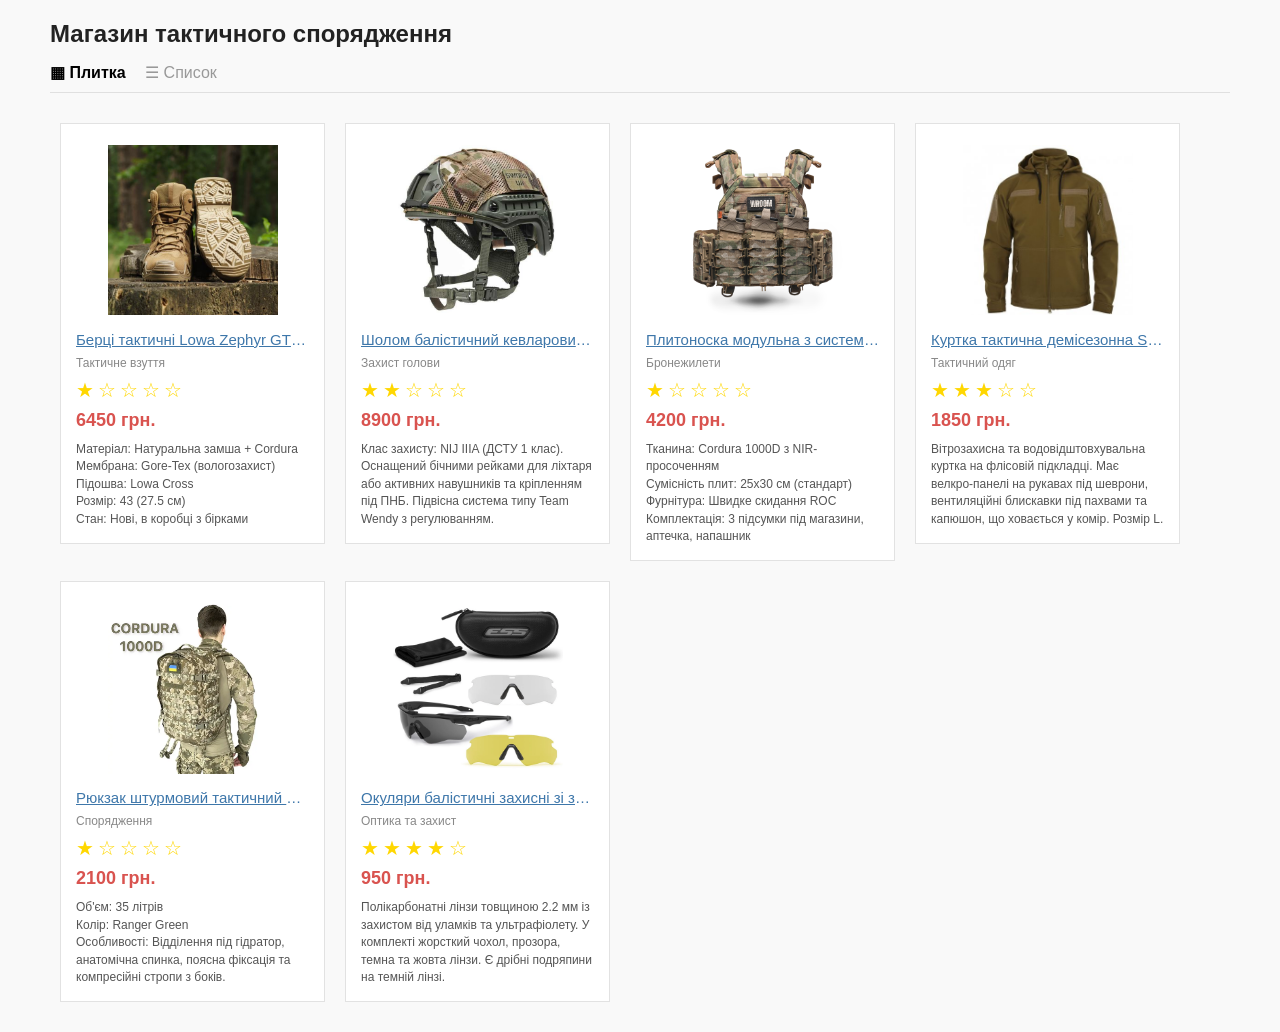
<file: Index.html>
<!DOCTYPE html>
<html lang="uk">
<head>
  <meta charset="UTF-8">
  <meta name="viewport" content="width=device-width, initial-scale=1.0">
  <title>Гаражний розпродаж спорядження</title>
  <link rel="stylesheet" href="style.css">
</head>
<body>

  <div class="container">
    <h1 class="page-title">Магазин тактичного спорядження</h1>

    <!-- Перемикач вигляду Плитка / Список -->
    <input type="radio" name="view-mode" id="view-grid" class="view-radio" checked>
    <input type="radio" name="view-mode" id="view-list" class="view-radio">

    <div class="view-switcher">
      <label for="view-grid" class="switcher-label label-grid">&#9638; Плитка</label>
      <label for="view-list" class="switcher-label label-list">&#9776; Список</label>
    </div>

    <div class="catalog">

      <!-- Товар 1 -->
      <div class="product-card">
        <div class="product-image-box">
          <a href="#item1">
            <img src="image/1_berci.jpg.jpg" alt="Берці тактичні Lowa Zephyr GTX MID TF">
          </a>
        </div>
        <div class="product-main">
          <a href="#item1" class="product-title" title="Берці тактичні Lowa Zephyr GTX MID TF Coyote">
            Берці тактичні Lowa Zephyr GTX MID TF Coyote
          </a>
          <a href="#cat-shoes" class="product-category">Тактичне взуття</a>

          <div class="stars">
            <input type="radio" name="st_1" id="st_1_1">
            <label for="st_1_1"></label>
            <input type="radio" name="st_1" id="st_1_2">
            <label for="st_1_2"></label>
            <input type="radio" name="st_1" id="st_1_3">
            <label for="st_1_3"></label>
            <input type="radio" name="st_1" id="st_1_4">
            <label for="st_1_4"></label>
            <input type="radio" name="st_1" id="st_1_5" checked>
            <label for="st_1_5"></label>
          </div>

          <div class="product-price">6450 грн.</div>
        </div>
        <div class="product-description">
          Матеріал: Натуральна замша + Cordura<br>
          Мембрана: Gore-Tex (вологозахист)<br>
          Підошва: Lowa Cross<br>
          Розмір: 43 (27.5 см)<br>
          Стан: Нові, в коробці з бірками
        </div>
      </div>

      <!-- Товар 2 -->
      <div class="product-card">
        <div class="product-image-box">
          <a href="#item2">
            <img src="image/2_sholom.jpg.jpeg" alt="Шолом балістичний кевларовий FAST">
          </a>
        </div>
        <div class="product-main">
          <a href="#item2" class="product-title" title="Шолом балістичний кевларовий FAST Helmet Олива">
            Шолом балістичний кевларовий FAST Helmet Олива
          </a>
          <a href="#cat-armor" class="product-category">Захист голови</a>

          <div class="stars">
            <input type="radio" name="st_2" id="st_2_1">
            <label for="st_2_1"></label>
            <input type="radio" name="st_2" id="st_2_2">
            <label for="st_2_2"></label>
            <input type="radio" name="st_2" id="st_2_3">
            <label for="st_2_3"></label>
            <input type="radio" name="st_2" id="st_2_4" checked>
            <label for="st_2_4"></label>
            <input type="radio" name="st_2" id="st_2_5">
            <label for="st_2_5"></label>
          </div>

          <div class="product-price">8900 грн.</div>
        </div>
        <div class="product-description">
          Клас захисту: NIJ IIIA (ДСТУ 1 клас). Оснащений бічними рейками для ліхтаря або активних навушників та кріпленням під ПНБ. Підвісна система типу Team Wendy з регулюванням.
        </div>
      </div>

      <!-- Товар 3 -->
      <div class="product-card">
        <div class="product-image-box">
          <a href="#item3">
            <img src="image/3_plytonoska.jpg.jpg" alt="Плитоноска модульна з системою MOLLE">
          </a>
        </div>
        <div class="product-main">
          <a href="#item3" class="product-title" title="Плитоноска модульна з системою MOLLE та підсумками Мультикам">
            Плитоноска модульна з системою MOLLE та підсумками Мультикам
          </a>
          <a href="#cat-armor" class="product-category">Бронежилети</a>

          <div class="stars">
            <input type="radio" name="st_3" id="st_3_1">
            <label for="st_3_1"></label>
            <input type="radio" name="st_3" id="st_3_2">
            <label for="st_3_2"></label>
            <input type="radio" name="st_3" id="st_3_3">
            <label for="st_3_3"></label>
            <input type="radio" name="st_3" id="st_3_4">
            <label for="st_3_4"></label>
            <input type="radio" name="st_3" id="st_3_5" checked>
            <label for="st_3_5"></label>
          </div>

          <div class="product-price">4200 грн.</div>
        </div>
        <div class="product-description">
          Тканина: Cordura 1000D з NIR-просоченням<br>
          Сумісність плит: 25х30 см (стандарт)<br>
          Фурнітура: Швидке скидання ROC<br>
          Комплектація: 3 підсумки під магазини, аптечка, напашник
        </div>
      </div>

      <!-- Товар 4 -->
      <div class="product-card">
        <div class="product-image-box">
          <a href="#item4">
            <img src="image/4_kurtka.jpg.jpg" alt="Куртка тактична демісезонна Softshell">
          </a>
        </div>
        <div class="product-main">
          <a href="#item4" class="product-title" title="Куртка тактична демісезонна Softshell Койот">
            Куртка тактична демісезонна Softshell Койот
          </a>
          <a href="#cat-clothes" class="product-category">Тактичний одяг</a>

          <div class="stars">
            <input type="radio" name="st_4" id="st_4_1">
            <label for="st_4_1"></label>
            <input type="radio" name="st_4" id="st_4_2">
            <label for="st_4_2"></label>
            <input type="radio" name="st_4" id="st_4_3" checked>
            <label for="st_4_3"></label>
            <input type="radio" name="st_4" id="st_4_4">
            <label for="st_4_4"></label>
            <input type="radio" name="st_4" id="st_4_5">
            <label for="st_4_5"></label>
          </div>

          <div class="product-price">1850 грн.</div>
        </div>
        <div class="product-description">
          Вітрозахисна та водовідштовхувальна куртка на флісовій підкладці. Має велкро-панелі на рукавах під шеврони, вентиляційні блискавки під пахвами та капюшон, що ховається у комір. Розмір L.
        </div>
      </div>

      <!-- Товар 5 -->
      <div class="product-card">
        <div class="product-image-box">
          <a href="#item5">
            <img src="image/5_ryukzak.jpg.webp" alt="Рюкзак штурмовий тактичний 35 л">
          </a>
        </div>
        <div class="product-main">
          <a href="#item5" class="product-title" title="Рюкзак штурмовий тактичний 35 л Cordura 1000D">
            Рюкзак штурмовий тактичний 35 л Cordura 1000D
          </a>
          <a href="#cat-gear" class="product-category">Спорядження</a>

          <div class="stars">
            <input type="radio" name="st_5" id="st_5_1">
            <label for="st_5_1"></label>
            <input type="radio" name="st_5" id="st_5_2">
            <label for="st_5_2"></label>
            <input type="radio" name="st_5" id="st_5_3">
            <label for="st_5_3"></label>
            <input type="radio" name="st_5" id="st_5_4">
            <label for="st_5_4"></label>
            <input type="radio" name="st_5" id="st_5_5" checked>
            <label for="st_5_5"></label>
          </div>

          <div class="product-price">2100 грн.</div>
        </div>
        <div class="product-description">
          Об'єм: 35 літрів<br>
          Колір: Ranger Green<br>
          Особливості: Відділення під гідратор, анатомічна спинка, поясна фіксація та компресійні стропи з боків.
        </div>
      </div>

      <!-- Товар 6 -->
      <div class="product-card">
        <div class="product-image-box">
          <a href="#item6">
            <img src="image/6_okulyary.jpg.webp" alt="Окуляри балістичні захисні">
          </a>
        </div>
        <div class="product-main">
          <a href="#item6" class="product-title" title="Окуляри балістичні захисні зі змінними лінзами">
            Окуляри балістичні захисні зі змінними лінзами
          </a>
          <a href="#cat-optics" class="product-category">Оптика та захист</a>

          <div class="stars">
            <input type="radio" name="st_6" id="st_6_1">
            <label for="st_6_1"></label>
            <input type="radio" name="st_6" id="st_6_2" checked>
            <label for="st_6_2"></label>
            <input type="radio" name="st_6" id="st_6_3">
            <label for="st_6_3"></label>
            <input type="radio" name="st_6" id="st_6_4">
            <label for="st_6_4"></label>
            <input type="radio" name="st_6" id="st_6_5">
            <label for="st_6_5"></label>
          </div>

          <div class="product-price">950 грн.</div>
        </div>
        <div class="product-description">
          Полікарбонатні лінзи товщиною 2.2 мм із захистом від уламків та ультрафіолету. У комплекті жорсткий чохол, прозора, темна та жовта лінзи. Є дрібні подряпини на темній лінзі.
        </div>
      </div>

    </div>
  </div>

</body>
</html>
</file>
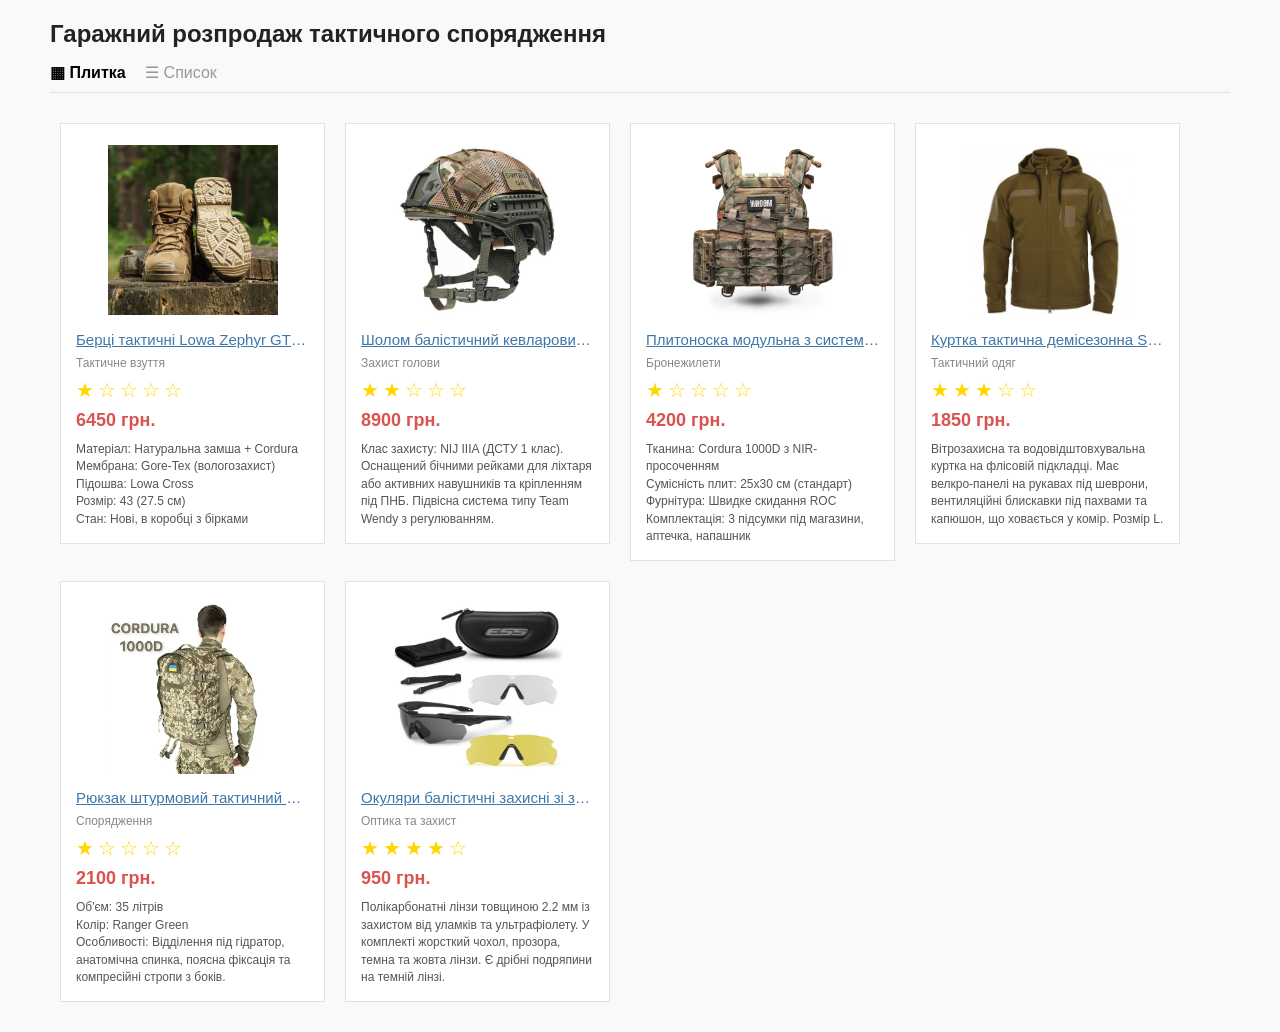
<file: index.html>
<!DOCTYPE html>
<html lang="uk">
<head>
  <meta charset="UTF-8">
  <meta name="viewport" content="width=device-width, initial-scale=1.0">
  <title>Гаражний розпродаж спорядження</title>
  <link rel="stylesheet" href="style.css">
</head>
<body>

  <div class="container">
    <h1 class="page-title">Гаражний розпродаж тактичного спорядження</h1>

    <!-- Перемикач вигляду Плитка / Список -->
    <input type="radio" name="view-mode" id="view-grid" class="view-radio" checked>
    <input type="radio" name="view-mode" id="view-list" class="view-radio">

    <div class="view-switcher">
      <label for="view-grid" class="switcher-label label-grid">&#9638; Плитка</label>
      <label for="view-list" class="switcher-label label-list">&#9776; Список</label>
    </div>

    <div class="catalog">

      <!-- Товар 1 -->
      <div class="product-card">
        <div class="product-image-box">
          <a href="#item1">
            <img src="image/1_berci.jpg.jpg" alt="Берці тактичні Lowa Zephyr GTX MID TF">
          </a>
        </div>
        <div class="product-main">
          <a href="#item1" class="product-title" title="Берці тактичні Lowa Zephyr GTX MID TF Coyote">
            Берці тактичні Lowa Zephyr GTX MID TF Coyote
          </a>
          <a href="#cat-shoes" class="product-category">Тактичне взуття</a>

          <div class="stars">
            <input type="radio" name="st_1" id="st_1_1">
            <label for="st_1_1"></label>
            <input type="radio" name="st_1" id="st_1_2">
            <label for="st_1_2"></label>
            <input type="radio" name="st_1" id="st_1_3">
            <label for="st_1_3"></label>
            <input type="radio" name="st_1" id="st_1_4">
            <label for="st_1_4"></label>
            <input type="radio" name="st_1" id="st_1_5" checked>
            <label for="st_1_5"></label>
          </div>

          <div class="product-price">6450 грн.</div>
        </div>
        <div class="product-description">
          Матеріал: Натуральна замша + Cordura<br>
          Мембрана: Gore-Tex (вологозахист)<br>
          Підошва: Lowa Cross<br>
          Розмір: 43 (27.5 см)<br>
          Стан: Нові, в коробці з бірками
        </div>
      </div>

      <!-- Товар 2 -->
      <div class="product-card">
        <div class="product-image-box">
          <a href="#item2">
            <img src="image/2_sholom.jpg.jpeg" alt="Шолом балістичний кевларовий FAST">
          </a>
        </div>
        <div class="product-main">
          <a href="#item2" class="product-title" title="Шолом балістичний кевларовий FAST Helmet Олива">
            Шолом балістичний кевларовий FAST Helmet Олива
          </a>
          <a href="#cat-armor" class="product-category">Захист голови</a>

          <div class="stars">
            <input type="radio" name="st_2" id="st_2_1">
            <label for="st_2_1"></label>
            <input type="radio" name="st_2" id="st_2_2">
            <label for="st_2_2"></label>
            <input type="radio" name="st_2" id="st_2_3">
            <label for="st_2_3"></label>
            <input type="radio" name="st_2" id="st_2_4" checked>
            <label for="st_2_4"></label>
            <input type="radio" name="st_2" id="st_2_5">
            <label for="st_2_5"></label>
          </div>

          <div class="product-price">8900 грн.</div>
        </div>
        <div class="product-description">
          Клас захисту: NIJ IIIA (ДСТУ 1 клас). Оснащений бічними рейками для ліхтаря або активних навушників та кріпленням під ПНБ. Підвісна система типу Team Wendy з регулюванням.
        </div>
      </div>

      <!-- Товар 3 -->
      <div class="product-card">
        <div class="product-image-box">
          <a href="#item3">
            <img src="image/3_plytonoska.jpg.jpg" alt="Плитоноска модульна з системою MOLLE">
          </a>
        </div>
        <div class="product-main">
          <a href="#item3" class="product-title" title="Плитоноска модульна з системою MOLLE та підсумками Мультикам">
            Плитоноска модульна з системою MOLLE та підсумками Мультикам
          </a>
          <a href="#cat-armor" class="product-category">Бронежилети</a>

          <div class="stars">
            <input type="radio" name="st_3" id="st_3_1">
            <label for="st_3_1"></label>
            <input type="radio" name="st_3" id="st_3_2">
            <label for="st_3_2"></label>
            <input type="radio" name="st_3" id="st_3_3">
            <label for="st_3_3"></label>
            <input type="radio" name="st_3" id="st_3_4">
            <label for="st_3_4"></label>
            <input type="radio" name="st_3" id="st_3_5" checked>
            <label for="st_3_5"></label>
          </div>

          <div class="product-price">4200 грн.</div>
        </div>
        <div class="product-description">
          Тканина: Cordura 1000D з NIR-просоченням<br>
          Сумісність плит: 25х30 см (стандарт)<br>
          Фурнітура: Швидке скидання ROC<br>
          Комплектація: 3 підсумки під магазини, аптечка, напашник
        </div>
      </div>

      <!-- Товар 4 -->
      <div class="product-card">
        <div class="product-image-box">
          <a href="#item4">
            <img src="image/4_kurtka.jpg.jpg" alt="Куртка тактична демісезонна Softshell">
          </a>
        </div>
        <div class="product-main">
          <a href="#item4" class="product-title" title="Куртка тактична демісезонна Softshell Койот">
            Куртка тактична демісезонна Softshell Койот
          </a>
          <a href="#cat-clothes" class="product-category">Тактичний одяг</a>

          <div class="stars">
            <input type="radio" name="st_4" id="st_4_1">
            <label for="st_4_1"></label>
            <input type="radio" name="st_4" id="st_4_2">
            <label for="st_4_2"></label>
            <input type="radio" name="st_4" id="st_4_3" checked>
            <label for="st_4_3"></label>
            <input type="radio" name="st_4" id="st_4_4">
            <label for="st_4_4"></label>
            <input type="radio" name="st_4" id="st_4_5">
            <label for="st_4_5"></label>
          </div>

          <div class="product-price">1850 грн.</div>
        </div>
        <div class="product-description">
          Вітрозахисна та водовідштовхувальна куртка на флісовій підкладці. Має велкро-панелі на рукавах під шеврони, вентиляційні блискавки під пахвами та капюшон, що ховається у комір. Розмір L.
        </div>
      </div>

      <!-- Товар 5 -->
      <div class="product-card">
        <div class="product-image-box">
          <a href="#item5">
            <img src="image/5_ryukzak.jpg.webp" alt="Рюкзак штурмовий тактичний 35 л">
          </a>
        </div>
        <div class="product-main">
          <a href="#item5" class="product-title" title="Рюкзак штурмовий тактичний 35 л Cordura 1000D">
            Рюкзак штурмовий тактичний 35 л Cordura 1000D
          </a>
          <a href="#cat-gear" class="product-category">Спорядження</a>

          <div class="stars">
            <input type="radio" name="st_5" id="st_5_1">
            <label for="st_5_1"></label>
            <input type="radio" name="st_5" id="st_5_2">
            <label for="st_5_2"></label>
            <input type="radio" name="st_5" id="st_5_3">
            <label for="st_5_3"></label>
            <input type="radio" name="st_5" id="st_5_4">
            <label for="st_5_4"></label>
            <input type="radio" name="st_5" id="st_5_5" checked>
            <label for="st_5_5"></label>
          </div>

          <div class="product-price">2100 грн.</div>
        </div>
        <div class="product-description">
          Об'єм: 35 літрів<br>
          Колір: Ranger Green<br>
          Особливості: Відділення під гідратор, анатомічна спинка, поясна фіксація та компресійні стропи з боків.
        </div>
      </div>

      <!-- Товар 6 -->
      <div class="product-card">
        <div class="product-image-box">
          <a href="#item6">
            <img src="image/6_okulyary.jpg.webp" alt="Окуляри балістичні захисні">
          </a>
        </div>
        <div class="product-main">
          <a href="#item6" class="product-title" title="Окуляри балістичні захисні зі змінними лінзами">
            Окуляри балістичні захисні зі змінними лінзами
          </a>
          <a href="#cat-optics" class="product-category">Оптика та захист</a>

          <div class="stars">
            <input type="radio" name="st_6" id="st_6_1">
            <label for="st_6_1"></label>
            <input type="radio" name="st_6" id="st_6_2" checked>
            <label for="st_6_2"></label>
            <input type="radio" name="st_6" id="st_6_3">
            <label for="st_6_3"></label>
            <input type="radio" name="st_6" id="st_6_4">
            <label for="st_6_4"></label>
            <input type="radio" name="st_6" id="st_6_5">
            <label for="st_6_5"></label>
          </div>

          <div class="product-price">950 грн.</div>
        </div>
        <div class="product-description">
          Полікарбонатні лінзи товщиною 2.2 мм із захистом від уламків та ультрафіолету. У комплекті жорсткий чохол, прозора, темна та жовта лінзи. Є дрібні подряпини на темній лінзі.
        </div>
      </div>

    </div>
  </div>

</body>
</html>
</file>
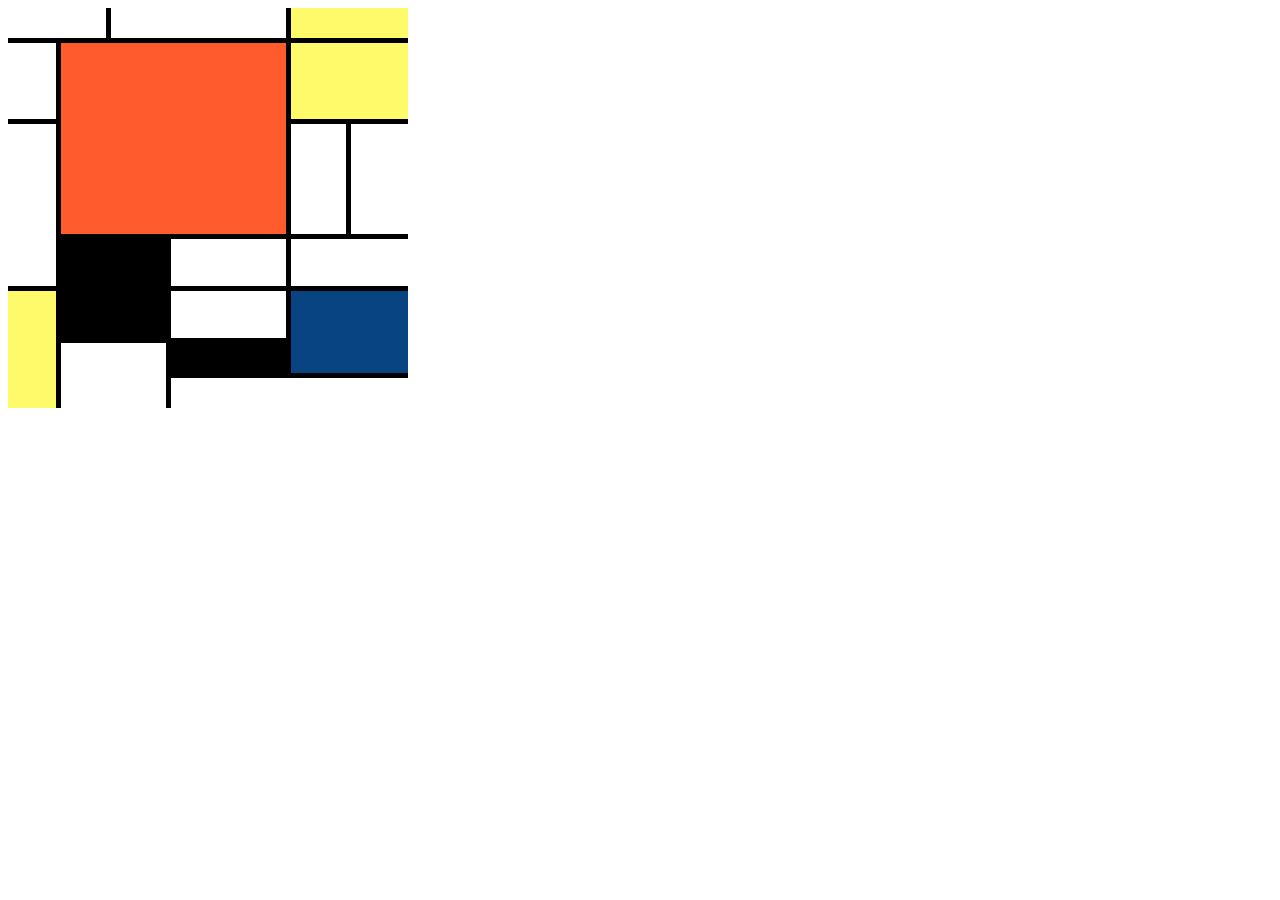
<file: lab1_task2.html>
<!DOCTYPE html>
<html lang="en">
<head>
  <meta charset="UTF-8">
  <meta name="viewport" content="width=, initial-scale=1.0">
  <title>Document</title>

<style type="text/css">
    table {
        border-collapse: collapse;
        width: 400px;
        height: 400px;
        border-style: hidden;
        table-layout: fixed;
    }


    td {
        border: 5px solid #000;
    }
</style>


</head>
<body>

  <table>


  <!-- Рядок 1 -->
  <tr>
    <td width="25%" colspan="2">&nbsp;</td> <!-- 1 -->
    <td colspan="3">&nbsp;</td> <!-- 2 -->
    <td colspan="2" style="background-color: #fffa69 "> &nbsp; </td>  <!-- 3 -->
  </tr>

  <!-- Рядок 2 -->
  <tr>
    <td rowspan="2" height="50" >&nbsp;</td> <!-- 8 -->
    <td  rowspan="4" colspan="4"  style="background-color: #ff5b2d;" height="130">&nbsp;</td> <!-- 9 -->
    <td rowspan="2" colspan="2" style="background-color: #fffa69 " > &nbsp;</td>  <!-- 10 -->
   
  </tr>

  <!-- Рядок 3 -->
  <tr> 
    
    



  </tr>

  <!-- Рядок 4 -->
  <tr>
    <td rowspan="3" >&nbsp;</td><!-- 22 -->
    <td  height="50" rowspan="2" >&nbsp;</td> <!-- 23 -->
    <td height="50" rowspan="2">&nbsp;</td> <!-- 24 -->
    
    
    </tr>

  <!-- Рядок 5 -->
  <tr> 

   
  </tr>

  <!-- Рядок 6 -->
  <tr> 

    <td  style="background-color: #000000" height="45">&nbsp;</td><!-- 36 -->
    <td  style="background-color: #000000" >&nbsp;</td> <!-- 37 -->
    <td colspan="2">&nbsp;</td> <!-- 38 -->
    <td colspan="2">&nbsp;</td><!-- 39 -->
  

  </tr>

  <!-- Рядок 7 -->
  <tr> 

    <td rowspan="3" style="background-color: #fffa69 ">&nbsp;</td> <!-- 43 -->
    <td style="background-color: #000000" height="45" >&nbsp;</td> <!-- 44 -->
    <td style="background-color: #000000">&nbsp;</td> <!-- 45 -->
    <td colspan="2" >&nbsp;</td><!-- 46 -->
    <td colspan="2" rowspan="2" style="background-color:#074481 " >&nbsp;</td> <!-- 47 -->
    

  </tr>

  <!-- Рядок 8 -->
  <tr> 

    <td colspan="2" rowspan="2">&nbsp;</td><!-- 50 -->
    <td colspan="2" style="background-color: #000000" >&nbsp;</td> <!-- 51 -->
  

  </tr>

<!-- Рядок 9 -->
  <tr> 

    <td colspan="4">&nbsp;</td><!-- 57 -->
    

  </tr>


</table>
</body>
</html>
</file>
<file: style.css>
* {
  box-sizing: border-box;
}

body {
  margin: 0;
  padding: 20px;
  font-family: Arial, Helvetica, sans-serif;
  background-color: #f9f9f9;
  color: #333333;
}

.container {
  max-width: 1180px;
  margin: 0 auto;
}

.page-title {
  margin: 0 0 15px;
  font-size: 24px;
  color: #222222;
}

/* Приховування радіокнопки перемикання вигляду */
.view-radio {
  display: none;
}

/* Панель перемикання "Плитка / Список" */
.view-switcher {
  margin-bottom: 20px;
  padding-bottom: 10px;
  border-bottom: 1px solid #e0e0e0;
}

.switcher-label {
  display: inline-block;
  margin-right: 15px;
  font-size: 16px;
  color: #999999;
  cursor: pointer;
  user-select: none;
  transition: color 0.2s ease;
}

.switcher-label:hover {
  color: #333333;
}

#view-grid:checked ~ .view-switcher .label-grid,
#view-list:checked ~ .view-switcher .label-list {
  color: #000000;
  font-weight: bold;
}



.catalog {
  font-size: 0;
}

.product-card {
  display: inline-block;
  vertical-align: top;
  width: 265px;
  margin: 10px;
  padding: 15px;
  background-color: #ffffff;
  border: 1px solid #e2e2e2;
  font-size: 14px;
  transition: box-shadow 0.25s ease, border-color 0.25s ease;
}

.product-card:hover {
  border-color: #bbbbbb;
  box-shadow: 0 4px 12px rgba(0, 0, 0, 0.12);
}

/* Центрування фотографії товару */
.product-image-box {
  width: 100%;
  height: 180px;
  line-height: 180px;
  text-align: center;
  margin-bottom: 12px;
  overflow: hidden;
}

.product-image-box a {
  display: inline-block;
  vertical-align: middle;
  line-height: normal;
}

.product-image-box img {
  max-width: 100%;
  max-height: 170px;
  vertical-align: middle;
  transition: transform 0.3s ease;
}

.product-image-box:hover img {
  transform: scale(1.07);
}

/* Назва товару  */
.product-title {
  display: block;
  margin-bottom: 6px;
  font-size: 15px;
  color: #3e77aa;
  text-decoration: underline;
  white-space: nowrap;
  overflow: hidden;
  text-overflow: ellipsis;
  transition: color 0.2s ease;
}

.product-title:hover {
  color: #d9534f;
}

/* Категорія товару */
.product-category {
  display: inline-block;
  margin-bottom: 8px;
  font-size: 12px;
  color: #888888;
  text-decoration: none;
  transition: color 0.2s ease;
}

.product-category:hover {
  color: #3e77aa;
  text-decoration: underline;
}


.stars {
  direction: rtl;
  text-align: left;
  margin-bottom: 8px;
}

.stars input {
  display: none;
}

.stars label::after {
  content: '\2606';
  font-size: 20px;
  color: gold;
  cursor: pointer;
}

.stars input:checked ~ label::after {
  content: '\2605';
}

.stars:hover input ~ label::after {
  content: '\2606';
}

.stars input:hover ~ label::after {
  content: '\2605';
}

/* Ціна та опис */
.product-price {
  margin-bottom: 10px;
  font-size: 18px;
  font-weight: bold;
  color: #d9534f;
}

.product-description {
  font-size: 12px;
  line-height: 1.45;
  color: #555555;
}



#view-list:checked ~ .catalog .product-card {
  display: table;
  width: 100%;
  margin: 0 0 15px;
  padding: 20px;
}

#view-list:checked ~ .catalog .product-image-box {
  display: table-cell;
  vertical-align: middle;
  width: 22%;
  height: 140px;
  line-height: normal;
  margin-bottom: 0;
  padding-right: 20px;
}

#view-list:checked ~ .catalog .product-image-box img {
  max-height: 140px;
}

#view-list:checked ~ .catalog .product-main {
  display: table-cell;
  vertical-align: top;
  width: 38%;
  padding-right: 20px;
}

#view-list:checked ~ .catalog .product-title {
  white-space: normal;
  font-size: 16px;
}

#view-list:checked ~ .catalog .product-description {
  display: table-cell;
  vertical-align: top;
  width: 40%;
  font-size: 13px;
}
</file>
